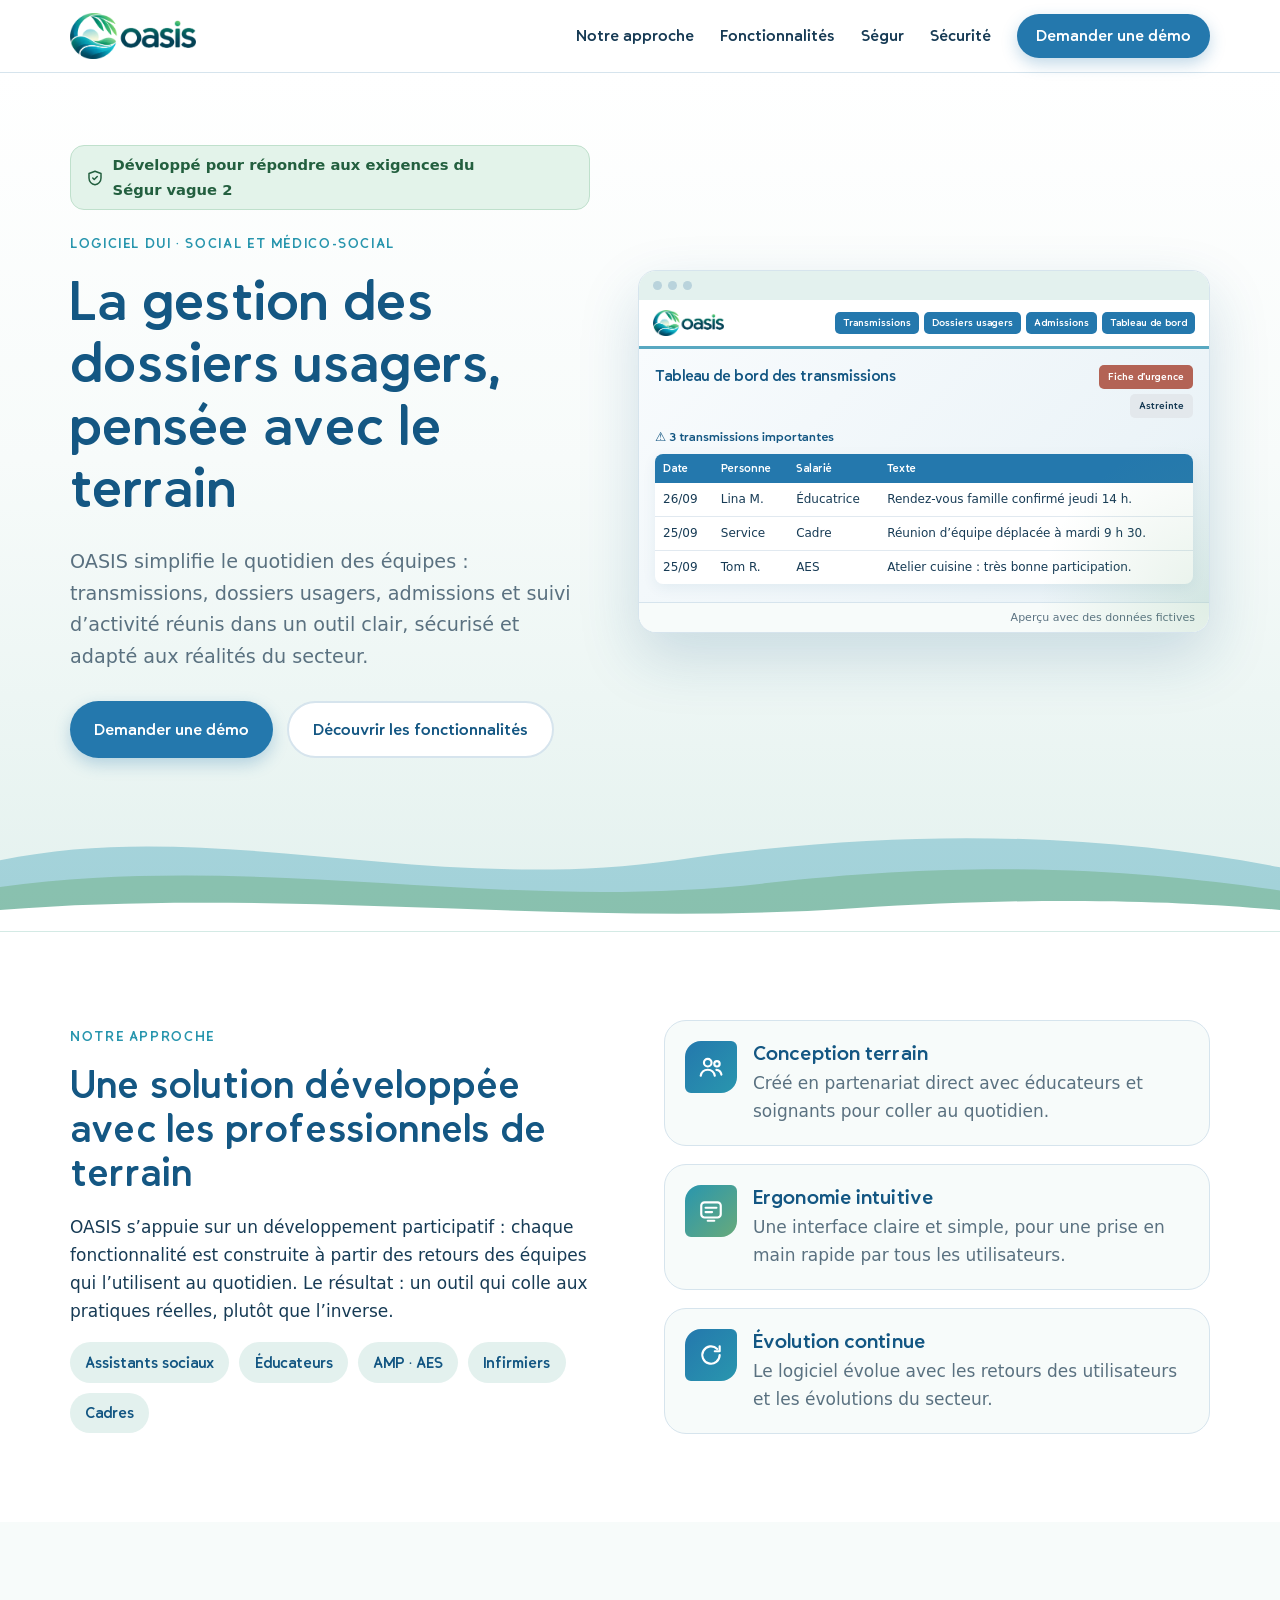
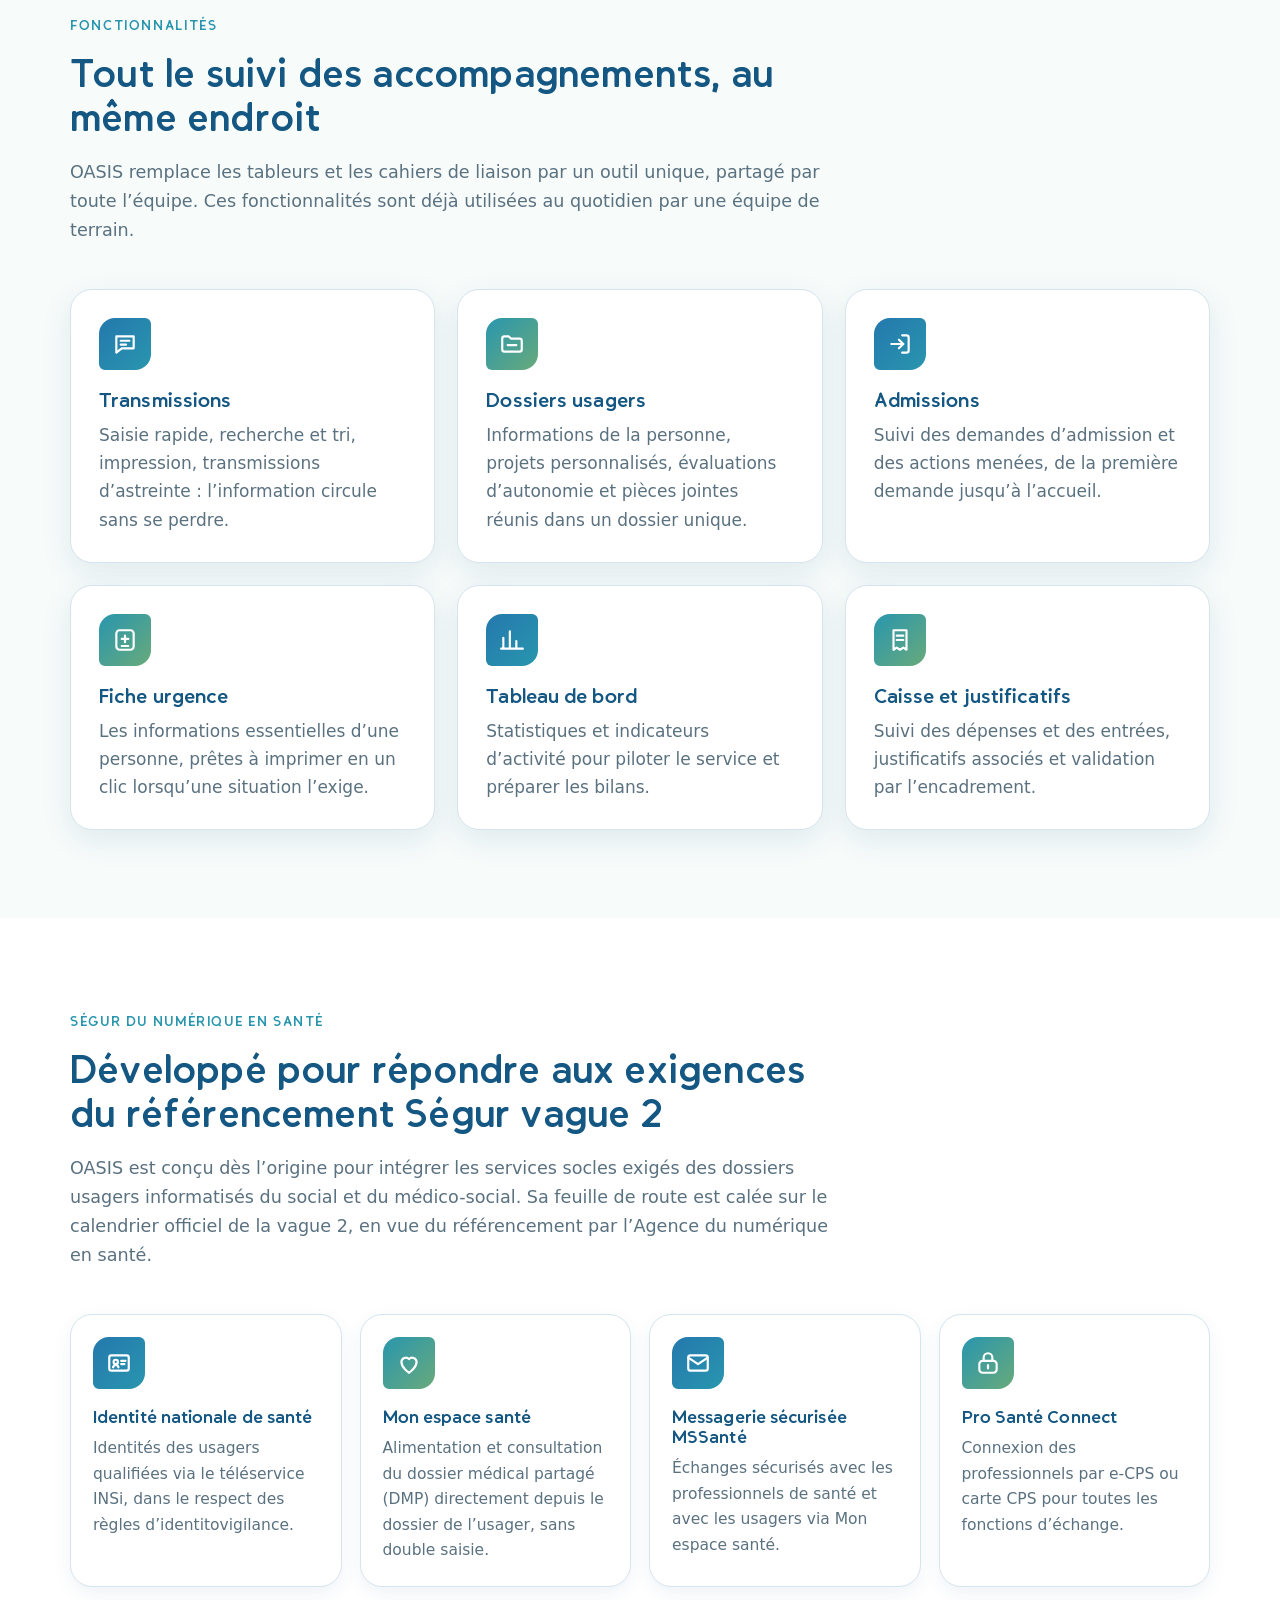
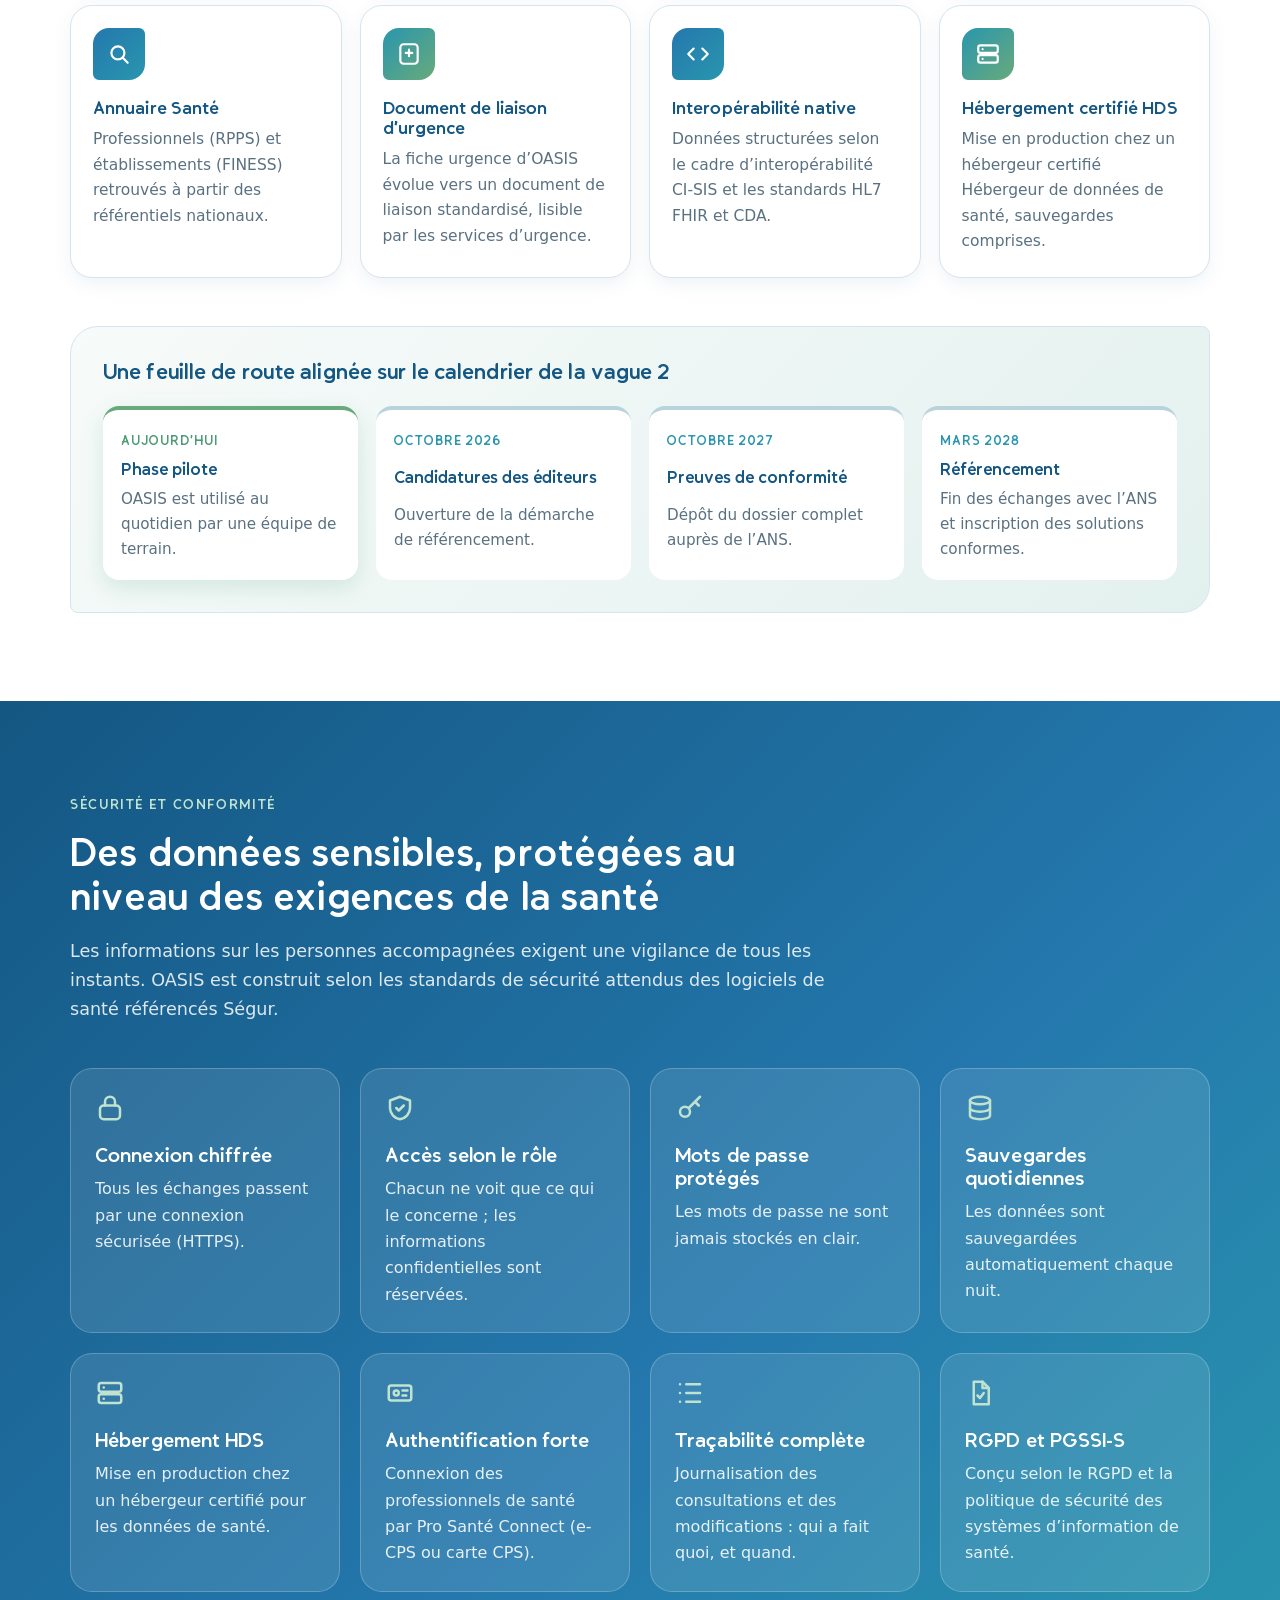
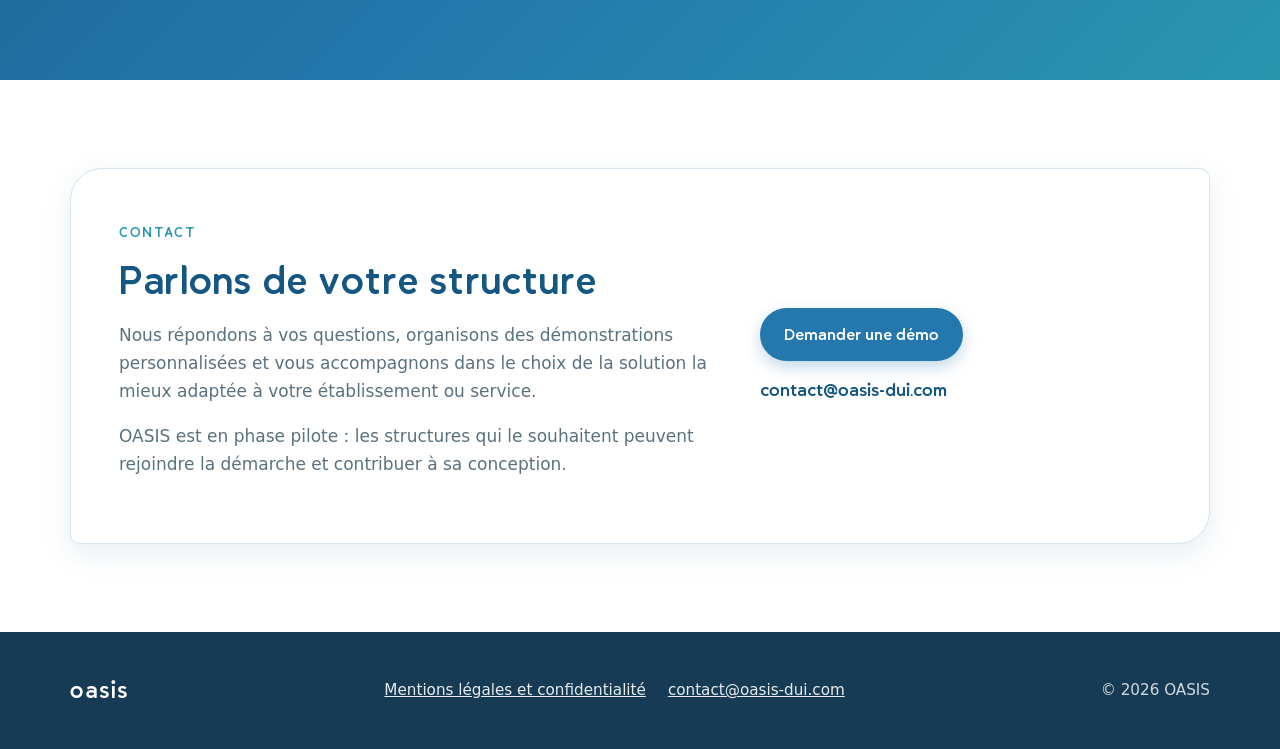
<file: index.html>
<!DOCTYPE html>
<html lang="fr">
<head>
    <meta charset="utf-8">
    <meta name="viewport" content="width=device-width, initial-scale=1">
    <title>OASIS — Logiciel DUI pour le social et le médico-social</title>
    <meta name="description" content="OASIS, logiciel de dossier usager informatisé (DUI) conçu avec les équipes de terrain du social et du médico-social, en cours de développement en vue du référencement Ségur du numérique en santé (vague 2).">
    <link rel="canonical" href="https://www.oasis-dui.com/">
    <meta property="og:title" content="OASIS — Logiciel DUI pour le social et le médico-social">
    <meta property="og:description" content="Un logiciel de dossier usager informatisé pensé avec et pour les équipes de terrain, développé en vue du référencement Ségur vague 2.">
    <meta property="og:image" content="https://www.oasis-dui.com/assets/img/logo-oasis.png">
    <meta property="og:type" content="website">
    <meta name="theme-color" content="#145783">
    <link rel="icon" type="image/png" sizes="32x32" href="assets/img/favicon-32.png">
    <link rel="apple-touch-icon" href="assets/img/apple-touch-icon.png">
    <link rel="preload" href="assets/fonts/Oasis-Bold.woff" as="font" type="font/woff" crossorigin>
    <link rel="stylesheet" href="assets/css/style.css">
</head>
<body>
<a class="lien-evitement" href="#contenu">Aller au contenu</a>

<header class="entete">
    <div class="conteneur">
        <a class="entete-logo" href="./" aria-label="OASIS, accueil">
            <img src="assets/img/logo-oasis-640.png" alt="OASIS" width="640" height="233">
        </a>
        <nav class="navigation" aria-label="Navigation principale">
            <a href="#approche">Notre approche</a>
            <a href="#fonctionnalites">Fonctionnalités</a>
            <a href="#segur">Ségur</a>
            <a href="#securite">Sécurité</a>
            <a class="bouton bouton-principal" href="#contact">Demander une démo</a>
        </nav>
    </div>
</header>

<main id="contenu">

    <!-- Héros -->
    <section class="heros">
        <div class="conteneur heros-grille">
            <div>
                <p class="statut-projet">
                    <svg viewBox="0 0 24 24" fill="none" stroke="currentColor" stroke-width="2" stroke-linecap="round" stroke-linejoin="round" aria-hidden="true"><path d="M12 3l8 3v6c0 4.5-3.4 8.2-8 9-4.6-.8-8-4.5-8-9V6z"/><path d="M9 12l2 2 4-4"/></svg>
                    Développé pour répondre aux exigences du Ségur&nbsp;vague&nbsp;2
                </p>
                <span class="surtitre">Logiciel DUI · social et médico-social</span>
                <h1>La gestion des dossiers usagers, pensée avec le terrain</h1>
                <p class="accroche">OASIS simplifie le quotidien des équipes : transmissions, dossiers usagers, admissions et suivi d’activité réunis dans un outil clair, sécurisé et adapté aux réalités du secteur.</p>
                <div class="heros-actions">
                    <a class="bouton bouton-principal" href="#contact">Demander une démo</a>
                    <a class="bouton bouton-secondaire" href="#fonctionnalites">Découvrir les fonctionnalités</a>
                </div>
            </div>
            <figure class="maquette" role="img" aria-label="Aperçu du tableau de bord des transmissions d’OASIS (données fictives)">
                <div class="maquette-barre" aria-hidden="true"><span></span><span></span><span></span></div>
                <div class="maquette-app" aria-hidden="true">
                    <div class="maquette-entete">
                        <img src="assets/img/logo-oasis-640.png" alt="" width="640" height="233">
                        <div class="maquette-menu">
                            <span>Transmissions</span><span>Dossiers usagers</span><span>Admissions</span><span>Tableau de bord</span>
                        </div>
                    </div>
                    <div class="maquette-corps">
                        <div class="maquette-titre">
                            <strong>Tableau de bord des transmissions</strong>
                            <div class="maquette-boutons">
                                <span class="maquette-urgence">Fiche d’urgence</span>
                                <span class="maquette-astreinte">Astreinte</span>
                            </div>
                        </div>
                        <p class="maquette-alerte">⚠ 3 transmissions importantes</p>
                        <table>
                            <thead><tr><th>Date</th><th>Personne</th><th class="col-salarie">Salarié</th><th>Texte</th></tr></thead>
                            <tbody>
                                <tr><td>26/09</td><td>Lina M.</td><td class="col-salarie">Éducatrice</td><td>Rendez-vous famille confirmé jeudi 14 h.</td></tr>
                                <tr><td>25/09</td><td>Service</td><td class="col-salarie">Cadre</td><td>Réunion d’équipe déplacée à mardi 9 h 30.</td></tr>
                                <tr><td>25/09</td><td>Tom R.</td><td class="col-salarie">AES</td><td>Atelier cuisine : très bonne participation.</td></tr>
                            </tbody>
                        </table>
                    </div>
                </div>
                <figcaption>Aperçu avec des données fictives</figcaption>
            </figure>
        </div>
        <svg class="vagues" viewBox="0 0 1440 150" preserveAspectRatio="none" aria-hidden="true">
            <path fill="#2996ae" fill-opacity=".35" d="M0,70 C240,20 480,110 760,70 C1020,32 1240,40 1440,78 L1440,150 L0,150 Z"/>
            <path fill="#68aa7b" fill-opacity=".45" d="M0,100 C300,60 560,130 860,96 C1120,66 1300,84 1440,104 L1440,150 L0,150 Z"/>
            <path fill="#ffffff" d="M0,126 C320,100 640,146 960,124 C1180,110 1330,116 1440,126 L1440,150 L0,150 Z"/>
        </svg>
    </section>

    <!-- Approche terrain -->
    <section class="section section-claire" id="approche">
        <div class="conteneur approche-grille">
            <div>
                <span class="surtitre">Notre approche</span>
                <h2>Une solution développée avec les professionnels de terrain</h2>
                <p>OASIS s’appuie sur un développement participatif : chaque fonctionnalité est construite à partir des retours des équipes qui l’utilisent au quotidien. Le résultat : un outil qui colle aux pratiques réelles, plutôt que l’inverse.</p>
                <ul class="metiers" aria-label="Métiers associés à la conception">
                    <li>Assistants sociaux</li>
                    <li>Éducateurs</li>
                    <li>AMP · AES</li>
                    <li>Infirmiers</li>
                    <li>Cadres</li>
                </ul>
            </div>
            <div class="valeurs">
                <div class="valeur">
                    <div class="pastille" aria-hidden="true">
                        <svg viewBox="0 0 24 24" fill="none" stroke="currentColor" stroke-width="2" stroke-linecap="round" stroke-linejoin="round"><circle cx="9" cy="8" r="3.5"/><path d="M2.5 20c.8-3.6 3.4-5.5 6.5-5.5s5.7 1.9 6.5 5.5"/><circle cx="17.5" cy="9" r="2.5"/><path d="M17 14.6c2.4.2 4 1.7 4.6 4.4"/></svg>
                    </div>
                    <div>
                        <h3>Conception terrain</h3>
                        <p>Créé en partenariat direct avec éducateurs et soignants pour coller au quotidien.</p>
                    </div>
                </div>
                <div class="valeur">
                    <div class="pastille pastille-verte" aria-hidden="true">
                        <svg viewBox="0 0 24 24" fill="none" stroke="currentColor" stroke-width="2" stroke-linecap="round" stroke-linejoin="round"><rect x="3" y="4" width="18" height="14" rx="3"/><path d="M7 9h10M7 13h6"/><path d="M9 21h6"/></svg>
                    </div>
                    <div>
                        <h3>Ergonomie intuitive</h3>
                        <p>Une interface claire et simple, pour une prise en main rapide par tous les utilisateurs.</p>
                    </div>
                </div>
                <div class="valeur">
                    <div class="pastille" aria-hidden="true">
                        <svg viewBox="0 0 24 24" fill="none" stroke="currentColor" stroke-width="2" stroke-linecap="round" stroke-linejoin="round"><path d="M20 12a8 8 0 1 1-2.3-5.6"/><path d="M20 4v4.5h-4.5"/></svg>
                    </div>
                    <div>
                        <h3>Évolution continue</h3>
                        <p>Le logiciel évolue avec les retours des utilisateurs et les évolutions du secteur.</p>
                    </div>
                </div>
            </div>
        </div>
    </section>

    <!-- Fonctionnalités -->
    <section class="section" id="fonctionnalites">
        <div class="conteneur">
            <div class="section-entete">
                <span class="surtitre">Fonctionnalités</span>
                <h2>Tout le suivi des accompagnements, au même endroit</h2>
                <p>OASIS remplace les tableurs et les cahiers de liaison par un outil unique, partagé par toute l’équipe. Ces fonctionnalités sont déjà utilisées au quotidien par une équipe de terrain.</p>
            </div>
            <div class="cartes">
                <article class="carte">
                    <div class="pastille" aria-hidden="true">
                        <svg viewBox="0 0 24 24" fill="none" stroke="currentColor" stroke-width="2" stroke-linecap="round" stroke-linejoin="round"><path d="M4 5h16v11H9l-5 4z"/><path d="M8 9h8M8 12.5h5"/></svg>
                    </div>
                    <h3>Transmissions</h3>
                    <p>Saisie rapide, recherche et tri, impression, transmissions d’astreinte : l’information circule sans se perdre.</p>
                </article>
                <article class="carte">
                    <div class="pastille pastille-verte" aria-hidden="true">
                        <svg viewBox="0 0 24 24" fill="none" stroke="currentColor" stroke-width="2" stroke-linecap="round" stroke-linejoin="round"><path d="M3 7a2 2 0 0 1 2-2h4l2 2h8a2 2 0 0 1 2 2v8a2 2 0 0 1-2 2H5a2 2 0 0 1-2-2z"/><path d="M8 13h8"/></svg>
                    </div>
                    <h3>Dossiers usagers</h3>
                    <p>Informations de la personne, projets personnalisés, évaluations d’autonomie et pièces jointes réunis dans un dossier unique.</p>
                </article>
                <article class="carte">
                    <div class="pastille" aria-hidden="true">
                        <svg viewBox="0 0 24 24" fill="none" stroke="currentColor" stroke-width="2" stroke-linecap="round" stroke-linejoin="round"><path d="M14 4h4a2 2 0 0 1 2 2v12a2 2 0 0 1-2 2h-4"/><path d="M4 12h11"/><path d="M11 8l4 4-4 4"/></svg>
                    </div>
                    <h3>Admissions</h3>
                    <p>Suivi des demandes d’admission et des actions menées, de la première demande jusqu’à l’accueil.</p>
                </article>
                <article class="carte">
                    <div class="pastille pastille-verte" aria-hidden="true">
                        <svg viewBox="0 0 24 24" fill="none" stroke="currentColor" stroke-width="2" stroke-linecap="round" stroke-linejoin="round"><rect x="4" y="3" width="16" height="18" rx="3"/><path d="M12 8v6M9 11h6"/><path d="M9 17.5h6"/></svg>
                    </div>
                    <h3>Fiche urgence</h3>
                    <p>Les informations essentielles d’une personne, prêtes à imprimer en un clic lorsqu’une situation l’exige.</p>
                </article>
                <article class="carte">
                    <div class="pastille" aria-hidden="true">
                        <svg viewBox="0 0 24 24" fill="none" stroke="currentColor" stroke-width="2" stroke-linecap="round" stroke-linejoin="round"><path d="M4 20V10M10 20V4M16 20v-7M22 20H2"/></svg>
                    </div>
                    <h3>Tableau de bord</h3>
                    <p>Statistiques et indicateurs d’activité pour piloter le service et préparer les bilans.</p>
                </article>
                <article class="carte">
                    <div class="pastille pastille-verte" aria-hidden="true">
                        <svg viewBox="0 0 24 24" fill="none" stroke="currentColor" stroke-width="2" stroke-linecap="round" stroke-linejoin="round"><path d="M6 3h12v18l-3-2-3 2-3-2-3 2z"/><path d="M9 8h6M9 12h6"/></svg>
                    </div>
                    <h3>Caisse et justificatifs</h3>
                    <p>Suivi des dépenses et des entrées, justificatifs associés et validation par l’encadrement.</p>
                </article>
            </div>
        </div>
    </section>

    <!-- Ségur -->
    <section class="section section-claire" id="segur">
        <div class="conteneur">
            <div class="section-entete">
                <span class="surtitre">Ségur du numérique en santé</span>
                <h2>Développé pour répondre aux exigences du référencement Ségur&nbsp;vague&nbsp;2</h2>
                <p>OASIS est conçu dès l’origine pour intégrer les services socles exigés des dossiers usagers informatisés du social et du médico-social. Sa feuille de route est calée sur le calendrier officiel de la vague&nbsp;2, en vue du référencement par l’Agence du numérique en santé.</p>
            </div>
            <div class="cartes cartes-quatre">
                <article class="carte carte-compacte">
                    <div class="pastille" aria-hidden="true"><svg viewBox="0 0 24 24" fill="none" stroke="currentColor" stroke-width="2" stroke-linecap="round" stroke-linejoin="round"><rect x="3" y="5" width="18" height="14" rx="2"/><circle cx="9" cy="11" r="2"/><path d="M6.5 16c.5-1.5 1.5-2.2 2.5-2.2s2 .7 2.5 2.2M14 10h4M14 13h3"/></svg></div>
                    <h3>Identité nationale de santé</h3>
                    <p>Identités des usagers qualifiées via le téléservice INSi, dans le respect des règles d’identitovigilance.</p>
                </article>
                <article class="carte carte-compacte">
                    <div class="pastille pastille-verte" aria-hidden="true"><svg viewBox="0 0 24 24" fill="none" stroke="currentColor" stroke-width="2" stroke-linecap="round" stroke-linejoin="round"><path d="M12 21s-7-4.5-7-10a4 4 0 0 1 7-2.6A4 4 0 0 1 19 11c0 5.5-7 10-7 10z"/></svg></div>
                    <h3>Mon espace santé</h3>
                    <p>Alimentation et consultation du dossier médical partagé (DMP) directement depuis le dossier de l’usager, sans double saisie.</p>
                </article>
                <article class="carte carte-compacte">
                    <div class="pastille" aria-hidden="true"><svg viewBox="0 0 24 24" fill="none" stroke="currentColor" stroke-width="2" stroke-linecap="round" stroke-linejoin="round"><rect x="3" y="5" width="18" height="14" rx="2"/><path d="M3 7l9 6 9-6"/></svg></div>
                    <h3>Messagerie sécurisée MSSanté</h3>
                    <p>Échanges sécurisés avec les professionnels de santé et avec les usagers via Mon espace santé.</p>
                </article>
                <article class="carte carte-compacte">
                    <div class="pastille pastille-verte" aria-hidden="true"><svg viewBox="0 0 24 24" fill="none" stroke="currentColor" stroke-width="2" stroke-linecap="round" stroke-linejoin="round"><rect x="4" y="10" width="16" height="11" rx="3"/><path d="M8 10V7a4 4 0 0 1 8 0v3"/><path d="M12 14v3"/></svg></div>
                    <h3>Pro Santé Connect</h3>
                    <p>Connexion des professionnels par e-CPS ou carte CPS pour toutes les fonctions d’échange.</p>
                </article>
                <article class="carte carte-compacte">
                    <div class="pastille" aria-hidden="true"><svg viewBox="0 0 24 24" fill="none" stroke="currentColor" stroke-width="2" stroke-linecap="round" stroke-linejoin="round"><circle cx="11" cy="11" r="6"/><path d="M20 20l-4.5-4.5"/></svg></div>
                    <h3>Annuaire Santé</h3>
                    <p>Professionnels (RPPS) et établissements (FINESS) retrouvés à partir des référentiels nationaux.</p>
                </article>
                <article class="carte carte-compacte">
                    <div class="pastille pastille-verte" aria-hidden="true"><svg viewBox="0 0 24 24" fill="none" stroke="currentColor" stroke-width="2" stroke-linecap="round" stroke-linejoin="round"><rect x="4" y="3" width="16" height="18" rx="3"/><path d="M12 8v6M9 11h6"/></svg></div>
                    <h3>Document de liaison d’urgence</h3>
                    <p>La fiche urgence d’OASIS évolue vers un document de liaison standardisé, lisible par les services d’urgence.</p>
                </article>
                <article class="carte carte-compacte">
                    <div class="pastille" aria-hidden="true"><svg viewBox="0 0 24 24" fill="none" stroke="currentColor" stroke-width="2" stroke-linecap="round" stroke-linejoin="round"><path d="M8 7l-5 5 5 5M16 7l5 5-5 5"/></svg></div>
                    <h3>Interopérabilité native</h3>
                    <p>Données structurées selon le cadre d’interopérabilité CI-SIS et les standards HL7 FHIR et CDA.</p>
                </article>
                <article class="carte carte-compacte">
                    <div class="pastille pastille-verte" aria-hidden="true"><svg viewBox="0 0 24 24" fill="none" stroke="currentColor" stroke-width="2" stroke-linecap="round" stroke-linejoin="round"><rect x="3" y="4" width="18" height="7" rx="2"/><rect x="3" y="13" width="18" height="7" rx="2"/><path d="M7 7.5h.01M7 16.5h.01"/></svg></div>
                    <h3>Hébergement certifié HDS</h3>
                    <p>Mise en production chez un hébergeur certifié Hébergeur de données de santé, sauvegardes comprises.</p>
                </article>
            </div>

            <div class="calendrier">
                <h3>Une feuille de route alignée sur le calendrier de la vague&nbsp;2</h3>
                <ol class="etapes">
                    <li class="etape etape-active">
                        <span class="etape-date">Aujourd’hui</span>
                        <strong>Phase pilote</strong>
                        <span>OASIS est utilisé au quotidien par une équipe de terrain.</span>
                    </li>
                    <li class="etape">
                        <span class="etape-date">Octobre 2026</span>
                        <strong>Candidatures des éditeurs</strong>
                        <span>Ouverture de la démarche de référencement.</span>
                    </li>
                    <li class="etape">
                        <span class="etape-date">Octobre 2027</span>
                        <strong>Preuves de conformité</strong>
                        <span>Dépôt du dossier complet auprès de l’ANS.</span>
                    </li>
                    <li class="etape">
                        <span class="etape-date">Mars 2028</span>
                        <strong>Référencement</strong>
                        <span>Fin des échanges avec l’ANS et inscription des solutions conformes.</span>
                    </li>
                </ol>
            </div>
        </div>
    </section>

    <!-- Sécurité -->
    <section class="section securite" id="securite">
        <div class="conteneur">
            <div class="section-entete">
                <span class="surtitre">Sécurité et conformité</span>
                <h2>Des données sensibles, protégées au niveau des exigences de la santé</h2>
                <p>Les informations sur les personnes accompagnées exigent une vigilance de tous les instants. OASIS est construit selon les standards de sécurité attendus des logiciels de santé référencés Ségur.</p>
            </div>
            <div class="garanties">
                <div class="garantie">
                    <svg viewBox="0 0 24 24" fill="none" stroke="currentColor" stroke-width="2" stroke-linecap="round" stroke-linejoin="round" aria-hidden="true"><rect x="4" y="10" width="16" height="11" rx="3"/><path d="M8 10V7a4 4 0 0 1 8 0v3"/></svg>
                    <h3>Connexion chiffrée</h3>
                    <p>Tous les échanges passent par une connexion sécurisée (HTTPS).</p>
                </div>
                <div class="garantie">
                    <svg viewBox="0 0 24 24" fill="none" stroke="currentColor" stroke-width="2" stroke-linecap="round" stroke-linejoin="round" aria-hidden="true"><path d="M12 3l8 3v6c0 4.5-3.4 8.2-8 9-4.6-.8-8-4.5-8-9V6z"/><path d="M9 12l2 2 4-4"/></svg>
                    <h3>Accès selon le rôle</h3>
                    <p>Chacun ne voit que ce qui le concerne ; les informations confidentielles sont réservées.</p>
                </div>
                <div class="garantie">
                    <svg viewBox="0 0 24 24" fill="none" stroke="currentColor" stroke-width="2" stroke-linecap="round" stroke-linejoin="round" aria-hidden="true"><circle cx="8" cy="15" r="4"/><path d="M11 12l9-9M16 7l3 3"/></svg>
                    <h3>Mots de passe protégés</h3>
                    <p>Les mots de passe ne sont jamais stockés en clair.</p>
                </div>
                <div class="garantie">
                    <svg viewBox="0 0 24 24" fill="none" stroke="currentColor" stroke-width="2" stroke-linecap="round" stroke-linejoin="round" aria-hidden="true"><ellipse cx="12" cy="6" rx="8" ry="3"/><path d="M4 6v6c0 1.7 3.6 3 8 3s8-1.3 8-3V6"/><path d="M4 12v6c0 1.7 3.6 3 8 3s8-1.3 8-3v-6"/></svg>
                    <h3>Sauvegardes quotidiennes</h3>
                    <p>Les données sont sauvegardées automatiquement chaque nuit.</p>
                </div>
                <div class="garantie">
                    <svg viewBox="0 0 24 24" fill="none" stroke="currentColor" stroke-width="2" stroke-linecap="round" stroke-linejoin="round" aria-hidden="true"><rect x="3" y="4" width="18" height="7" rx="2"/><rect x="3" y="13" width="18" height="7" rx="2"/><path d="M7 7.5h.01M7 16.5h.01"/></svg>
                    <h3>Hébergement HDS</h3>
                    <p>Mise en production chez un hébergeur certifié pour les données de santé.</p>
                </div>
                <div class="garantie">
                    <svg viewBox="0 0 24 24" fill="none" stroke="currentColor" stroke-width="2" stroke-linecap="round" stroke-linejoin="round" aria-hidden="true"><rect x="3" y="6" width="18" height="12" rx="2"/><circle cx="9" cy="12" r="2"/><path d="M14 10h4M14 14h3"/></svg>
                    <h3>Authentification forte</h3>
                    <p>Connexion des professionnels de santé par Pro Santé Connect (e-CPS ou carte CPS).</p>
                </div>
                <div class="garantie">
                    <svg viewBox="0 0 24 24" fill="none" stroke="currentColor" stroke-width="2" stroke-linecap="round" stroke-linejoin="round" aria-hidden="true"><path d="M9 5h11M9 12h11M9 19h11"/><path d="M4 5h.01M4 12h.01M4 19h.01"/></svg>
                    <h3>Traçabilité complète</h3>
                    <p>Journalisation des consultations et des modifications : qui a fait quoi, et quand.</p>
                </div>
                <div class="garantie">
                    <svg viewBox="0 0 24 24" fill="none" stroke="currentColor" stroke-width="2" stroke-linecap="round" stroke-linejoin="round" aria-hidden="true"><path d="M7 3h7l5 5v13H7z"/><path d="M14 3v5h5"/><path d="M10 14l2 2 3-4"/></svg>
                    <h3>RGPD et PGSSI-S</h3>
                    <p>Conçu selon le RGPD et la politique de sécurité des systèmes d’information de santé.</p>
                </div>
            </div>
        </div>
    </section>

    <!-- Contact -->
    <section class="section section-claire" id="contact">
        <div class="conteneur">
            <div class="contact-bloc">
                <div>
                    <span class="surtitre">Contact</span>
                    <h2>Parlons de votre structure</h2>
                    <p>Nous répondons à vos questions, organisons des démonstrations personnalisées et vous accompagnons dans le choix de la solution la mieux adaptée à votre établissement ou service.</p>
                    <p>OASIS est en phase pilote : les structures qui le souhaitent peuvent rejoindre la démarche et contribuer à sa conception.</p>
                </div>
                <div class="contact-actions">
                    <a class="bouton bouton-principal" href="mailto:contact@oasis-dui.com?subject=Demande%20de%20d%C3%A9monstration%20OASIS">Demander une démo</a>
                    <a class="adresse-courriel" href="mailto:contact@oasis-dui.com">contact@oasis-dui.com</a>
                </div>
            </div>
        </div>
    </section>

</main>

<footer class="pied">
    <div class="conteneur">
        <span class="pied-marque">oasis</span>
        <nav class="pied-liens" aria-label="Liens du pied de page">
            <a href="mentions-legales.html">Mentions légales et confidentialité</a>
            <a href="mailto:contact@oasis-dui.com">contact@oasis-dui.com</a>
        </nav>
        <span>© 2026 OASIS</span>
    </div>
</footer>

</body>
</html>
</file>
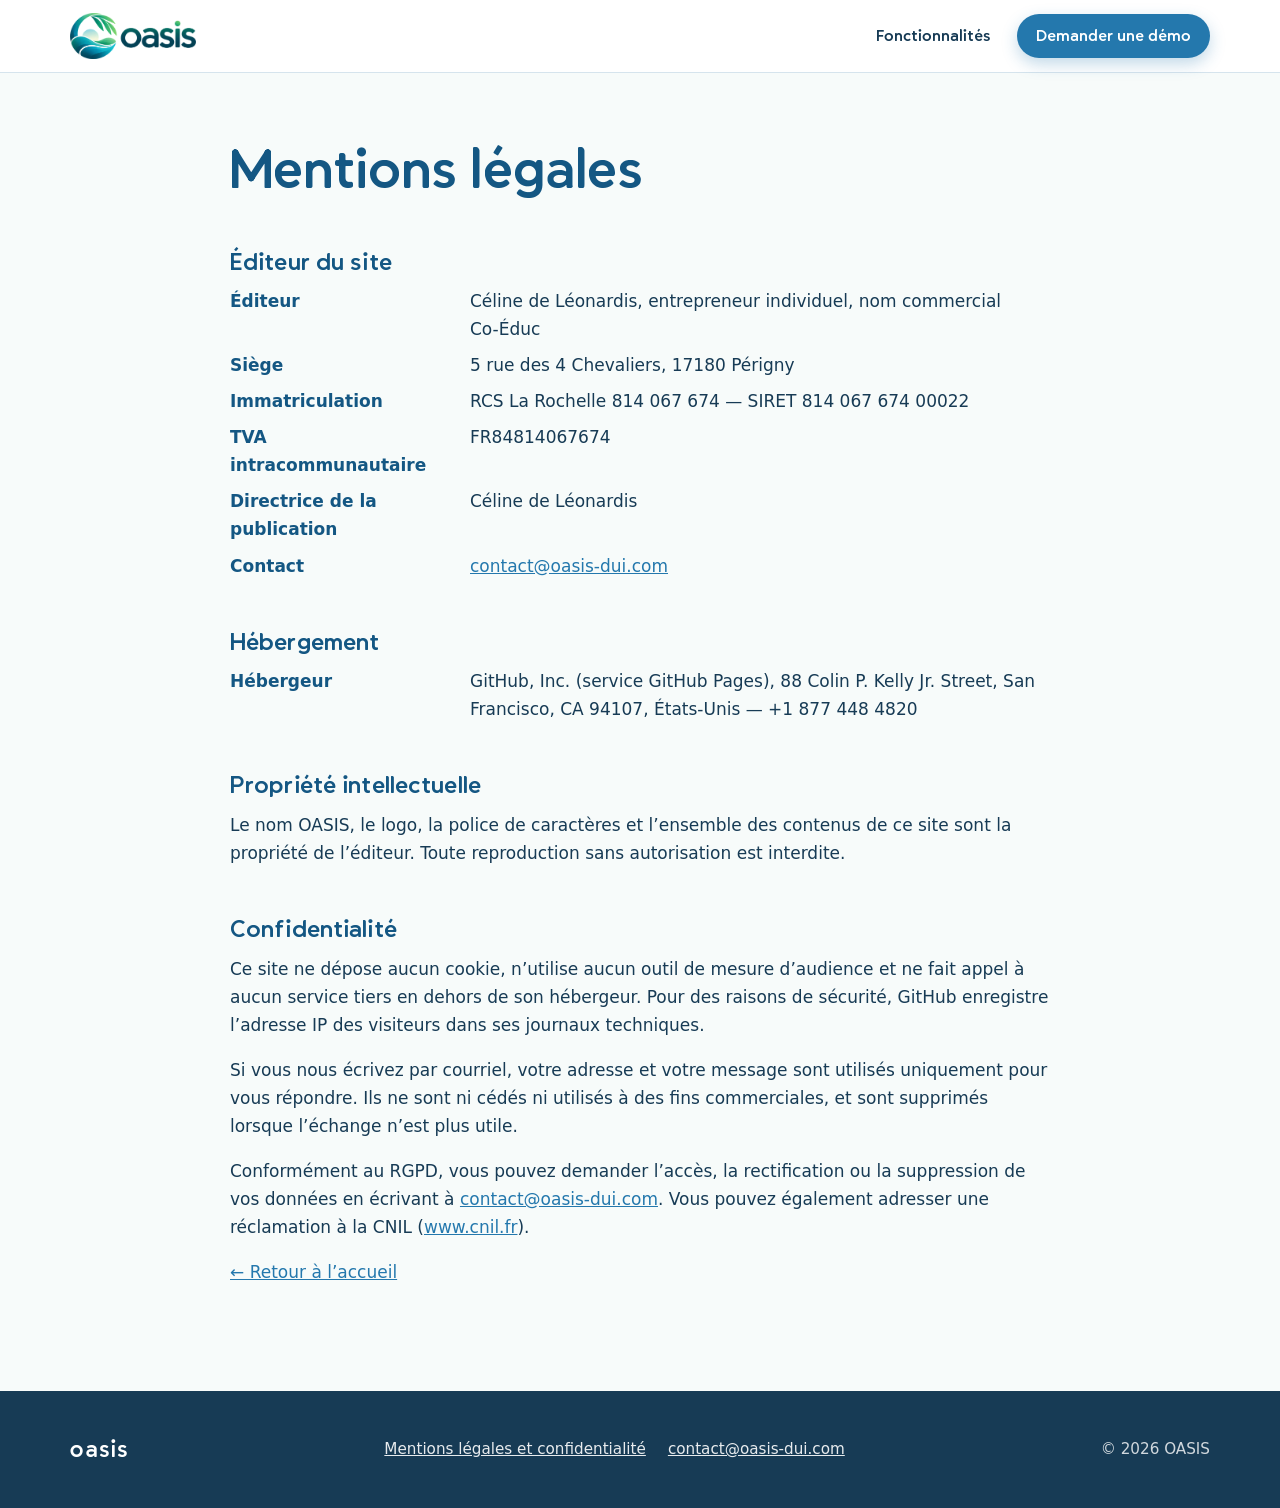
<file: mentions-legales.html>
<!DOCTYPE html>
<html lang="fr">
<head>
    <meta charset="utf-8">
    <meta name="viewport" content="width=device-width, initial-scale=1">
    <title>Mentions légales — OASIS</title>
    <meta name="description" content="Mentions légales et politique de confidentialité du site OASIS.">
    <meta name="robots" content="noindex">
    <meta name="theme-color" content="#145783">
    <link rel="icon" type="image/png" sizes="32x32" href="assets/img/favicon-32.png">
    <link rel="apple-touch-icon" href="assets/img/apple-touch-icon.png">
    <link rel="stylesheet" href="assets/css/style.css">
</head>
<body>
<a class="lien-evitement" href="#contenu">Aller au contenu</a>

<header class="entete">
    <div class="conteneur">
        <a class="entete-logo" href="./" aria-label="OASIS, accueil">
            <img src="assets/img/logo-oasis-640.png" alt="OASIS" width="640" height="233">
        </a>
        <nav class="navigation" aria-label="Navigation principale">
            <a href="./#fonctionnalites">Fonctionnalités</a>
            <a class="bouton bouton-principal" href="./#contact">Demander une démo</a>
        </nav>
    </div>
</header>

<main id="contenu" class="page-legale">
    <div class="conteneur">
        <h1>Mentions légales</h1>

        <h2>Éditeur du site</h2>
        <dl>
            <dt>Éditeur</dt>
            <dd>Céline de Léonardis, entrepreneur individuel, nom commercial Co-Éduc</dd>
            <dt>Siège</dt>
            <dd>5 rue des 4 Chevaliers, 17180 Périgny</dd>
            <dt>Immatriculation</dt>
            <dd>RCS La Rochelle 814 067 674 — SIRET 814 067 674 00022</dd>
            <dt>TVA intracommunautaire</dt>
            <dd>FR84814067674</dd>
            <dt>Directrice de la publication</dt>
            <dd>Céline de Léonardis</dd>
            <dt>Contact</dt>
            <dd><a href="mailto:contact@oasis-dui.com">contact@oasis-dui.com</a></dd>
        </dl>

        <h2>Hébergement</h2>
        <dl>
            <dt>Hébergeur</dt>
            <dd>GitHub, Inc. (service GitHub Pages), 88 Colin P. Kelly Jr. Street, San Francisco, CA 94107, États-Unis — +1 877 448 4820</dd>
        </dl>

        <h2>Propriété intellectuelle</h2>
        <p>Le nom OASIS, le logo, la police de caractères et l’ensemble des contenus de ce site sont la propriété de l’éditeur. Toute reproduction sans autorisation est interdite.</p>

        <h2>Confidentialité</h2>
        <p>Ce site ne dépose aucun cookie, n’utilise aucun outil de mesure d’audience et ne fait appel à aucun service tiers en dehors de son hébergeur. Pour des raisons de sécurité, GitHub enregistre l’adresse IP des visiteurs dans ses journaux techniques.</p>
        <p>Si vous nous écrivez par courriel, votre adresse et votre message sont utilisés uniquement pour vous répondre. Ils ne sont ni cédés ni utilisés à des fins commerciales, et sont supprimés lorsque l’échange n’est plus utile.</p>
        <p>Conformément au RGPD, vous pouvez demander l’accès, la rectification ou la suppression de vos données en écrivant à <a href="mailto:contact@oasis-dui.com">contact@oasis-dui.com</a>. Vous pouvez également adresser une réclamation à la CNIL (<a href="https://www.cnil.fr">www.cnil.fr</a>).</p>

        <p><a href="./">← Retour à l’accueil</a></p>
    </div>
</main>

<footer class="pied">
    <div class="conteneur">
        <span class="pied-marque">oasis</span>
        <nav class="pied-liens" aria-label="Liens du pied de page">
            <a href="mentions-legales.html">Mentions légales et confidentialité</a>
            <a href="mailto:contact@oasis-dui.com">contact@oasis-dui.com</a>
        </nav>
        <span>© 2026 OASIS</span>
    </div>
</footer>

</body>
</html>
</file>
<file: assets/css/style.css>
/* OASIS — site de présentation
   Identité : logo bleu/vert, police Oasis, palette apaisée (bleu pétrole, turquoise, vert doux) */

@font-face {
    font-family: "Oasis";
    src: url("../fonts/Oasis-Bold.woff") format("woff"),
         url("../fonts/Oasis-Bold.ttf") format("truetype");
    font-weight: 700;
    font-style: normal;
    font-display: swap;
}

:root {
    --petrole: #145783;
    --bleu: #2478ad;
    --turquoise: #2996ae;
    --vert: #68aa7b;
    --vert-fonce: #4c9b76;
    --encre: #173b55;
    --gris: #5a7180;
    --creme: #f7fbfa;
    --sable: #e3f1ee;
    --bord: #d6e4ed;
    --blanc: #ffffff;

    --titre: "Oasis", "Trebuchet MS", system-ui, sans-serif;
    --texte: system-ui, -apple-system, "Segoe UI", Roboto, "Helvetica Neue", Arial, sans-serif;

    --rayon: 22px;
    --ombre: 0 10px 30px rgba(20, 87, 131, .10);
    --largeur: 1140px;
}

* { box-sizing: border-box; }

html { scroll-behavior: smooth; scroll-padding-top: 84px; }

body {
    margin: 0;
    font-family: var(--texte);
    font-size: 1.0625rem;
    line-height: 1.65;
    color: var(--encre);
    background: var(--creme);
    -webkit-font-smoothing: antialiased;
}

img { max-width: 100%; height: auto; display: block; }

a { color: var(--bleu); }
a:hover { color: var(--petrole); }

h1, h2, h3 {
    font-family: var(--titre);
    font-weight: 700;
    color: var(--petrole);
    line-height: 1.15;
    margin: 0 0 .5em;
    letter-spacing: .005em;
}
h1 { font-size: clamp(2.1rem, 4.6vw, 3.4rem); }
h2 { font-size: clamp(1.7rem, 3.2vw, 2.4rem); }
h3 { font-size: 1.25rem; }

p { margin: 0 0 1em; }

.conteneur {
    width: min(var(--largeur), 100% - 32px);
    margin-inline: auto;
}

.surtitre {
    display: inline-block;
    font-family: var(--titre);
    font-size: .85rem;
    letter-spacing: .12em;
    text-transform: uppercase;
    color: var(--turquoise);
    margin-bottom: .9rem;
}

.lien-evitement {
    position: absolute;
    left: -9999px;
}
.lien-evitement:focus {
    left: 16px; top: 12px; z-index: 100;
    background: var(--blanc); padding: 8px 14px; border-radius: 8px;
}

/* ---------- Boutons ---------- */
.bouton {
    display: inline-flex;
    align-items: center;
    gap: .5em;
    padding: .85em 1.5em;
    border-radius: 999px;
    font-family: var(--titre);
    font-size: 1rem;
    text-decoration: none;
    transition: background .18s ease, transform .18s ease, box-shadow .18s ease;
}
.bouton-principal {
    background: var(--bleu);
    color: var(--blanc);
    box-shadow: 0 6px 16px rgba(36, 120, 173, .28);
}
.bouton-principal:hover { background: var(--petrole); color: var(--blanc); transform: translateY(-1px); }
.bouton-secondaire {
    background: var(--blanc);
    color: var(--petrole);
    border: 2px solid var(--bord);
}
.bouton-secondaire:hover { border-color: var(--turquoise); color: var(--petrole); }
.bouton:focus-visible { outline: 3px solid var(--turquoise); outline-offset: 3px; }

/* ---------- En-tête ---------- */
.entete {
    position: sticky;
    top: 0;
    z-index: 50;
    background: rgba(255, 255, 255, .94);
    backdrop-filter: blur(8px);
    border-bottom: 1px solid var(--bord);
}
.entete .conteneur {
    display: flex;
    align-items: center;
    justify-content: space-between;
    gap: 20px;
    min-height: 72px;
}
.entete-logo img { height: 46px; width: auto; }
.navigation { display: flex; align-items: center; gap: 26px; }
.navigation a {
    font-family: var(--titre);
    font-size: .98rem;
    color: var(--encre);
    text-decoration: none;
}
.navigation a:hover { color: var(--bleu); }
.navigation .bouton { padding: .6em 1.2em; color: var(--blanc); }

/* ---------- Héros ---------- */
.heros {
    position: relative;
    background: linear-gradient(180deg, var(--blanc) 0%, var(--creme) 45%, var(--sable) 100%);
    padding: 72px 0 0;
    overflow: hidden;
}
.heros-grille {
    display: grid;
    grid-template-columns: 1fr 1.1fr;
    align-items: center;
    gap: 48px;
}
.heros .accroche {
    font-size: 1.2rem;
    color: var(--gris);
    max-width: 34em;
}
.heros-actions { display: flex; flex-wrap: wrap; gap: 14px; margin-top: 28px; }
.vagues { display: block; width: 100%; height: auto; margin-top: 40px; }

/* Maquette de l'application (données fictives), reprend le style réel d'OASIS */
.maquette {
    position: relative;
    margin: 0;
    border-radius: 18px;
    background: var(--blanc);
    border: 1px solid var(--bord);
    box-shadow: 0 24px 60px rgba(20, 87, 131, .18);
    overflow: hidden;
    font-size: 12px;
    line-height: 1.4;
}
.maquette::before {
    content: "";
    position: absolute;
    inset: auto -30% -40% auto;
    width: 60%;
    aspect-ratio: 1;
    border-radius: 50%;
    background: radial-gradient(circle, rgba(104, 170, 123, .16), transparent 70%);
    pointer-events: none;
}
.maquette-barre { display: flex; gap: 6px; padding: 10px 14px; background: var(--sable); }
.maquette-barre span { width: 9px; height: 9px; border-radius: 50%; background: #b9d3dc; }
.maquette-entete {
    display: flex;
    align-items: center;
    justify-content: space-between;
    gap: 12px;
    padding: 10px 14px;
    border-bottom: 3px solid #58a8c1;
}
.maquette-entete img { height: 26px; width: auto; }
.maquette-menu { display: flex; gap: 5px; flex-wrap: wrap; justify-content: flex-end; }
.maquette-menu span {
    padding: 4px 8px;
    border-radius: 5px;
    background: var(--bleu);
    color: var(--blanc);
    font-family: var(--titre);
    font-size: 10px;
}
.maquette-corps { padding: 16px 16px 18px; background: linear-gradient(135deg, #f8fbfd 0%, #e7f1f6 100%); }
.maquette-titre { display: flex; align-items: flex-start; justify-content: space-between; gap: 10px; }
.maquette-titre strong { font-family: var(--titre); color: var(--petrole); font-size: 15px; }
.maquette-boutons { display: grid; gap: 5px; justify-items: end; }
.maquette-urgence, .maquette-astreinte {
    padding: 5px 9px;
    border-radius: 5px;
    font-family: var(--titre);
    font-size: 10px;
    white-space: nowrap;
}
.maquette-urgence { background: #b36355; color: var(--blanc); }
.maquette-astreinte { background: #e3e8ec; color: var(--encre); }
.maquette-alerte { margin: 10px 0 8px; font-family: var(--titre); color: var(--petrole); font-size: 12.5px; }
.maquette table {
    width: 100%;
    border-collapse: collapse;
    background: var(--blanc);
    border-radius: 8px;
    overflow: hidden;
    box-shadow: 0 4px 14px rgba(20, 87, 131, .07);
}
.maquette th {
    background: var(--bleu);
    color: var(--blanc);
    text-align: left;
    padding: 7px 8px;
    font-family: var(--titre);
    font-size: 11px;
}
.maquette td { padding: 8px; border-bottom: 1px solid #e1e9f0; vertical-align: top; color: var(--encre); }
.maquette tr:last-child td { border-bottom: 0; }
.maquette figcaption {
    padding: 7px 14px;
    font-size: 11px;
    color: var(--gris);
    background: var(--creme);
    border-top: 1px solid var(--bord);
    text-align: right;
}

/* ---------- Sections ---------- */
.section { padding: 88px 0; }
.section-claire { background: var(--blanc); }
.section-entete { max-width: 46em; margin-bottom: 44px; }
.section-entete p { color: var(--gris); font-size: 1.1rem; }

/* Approche terrain */
.approche-grille {
    display: grid;
    grid-template-columns: 1fr 1fr;
    gap: 48px;
    align-items: center;
}
.metiers { display: flex; flex-wrap: wrap; gap: 10px; list-style: none; padding: 0; margin: 0; }
.metiers li {
    padding: .5em 1em;
    border-radius: 999px;
    background: var(--sable);
    color: var(--petrole);
    font-family: var(--titre);
    font-size: .95rem;
}
.valeurs { display: grid; gap: 18px; }
.valeur {
    display: grid;
    grid-template-columns: 52px 1fr;
    gap: 16px;
    padding: 20px;
    border-radius: var(--rayon);
    background: var(--creme);
    border: 1px solid var(--bord);
}
.valeur h3 { margin-bottom: .25em; }
.valeur p { margin: 0; color: var(--gris); }

.pastille {
    display: grid;
    place-items: center;
    width: 52px;
    height: 52px;
    border-radius: 16px 6px 16px 6px;
    background: linear-gradient(135deg, var(--bleu), var(--turquoise));
    color: var(--blanc);
}
.pastille svg { width: 26px; height: 26px; }
.pastille-verte { background: linear-gradient(135deg, var(--turquoise), var(--vert)); }

/* Fonctionnalités */
.cartes {
    display: grid;
    grid-template-columns: repeat(3, 1fr);
    gap: 22px;
}
.carte {
    padding: 28px;
    border-radius: var(--rayon);
    background: var(--blanc);
    border: 1px solid var(--bord);
    box-shadow: var(--ombre);
    transition: transform .2s ease, box-shadow .2s ease;
}
.carte:hover { transform: translateY(-3px); box-shadow: 0 16px 36px rgba(20, 87, 131, .14); }
.carte .pastille { margin-bottom: 18px; }
.carte p { color: var(--gris); margin: 0; }

/* Sécurité */
.securite {
    position: relative;
    background: linear-gradient(135deg, var(--petrole) 0%, var(--bleu) 60%, var(--turquoise) 100%);
    color: var(--blanc);
}
.securite h2, .securite h3 { color: var(--blanc); }
.securite .surtitre { color: #bfe3d0; }
.securite .section-entete p { color: rgba(255, 255, 255, .85); }
.garanties {
    display: grid;
    grid-template-columns: repeat(4, 1fr);
    gap: 20px;
}
.garantie {
    padding: 24px;
    border-radius: var(--rayon);
    background: rgba(255, 255, 255, .10);
    border: 1px solid rgba(255, 255, 255, .22);
}
.garantie svg { width: 30px; height: 30px; color: #bfe3d0; margin-bottom: 12px; }
.garantie p { margin: 0; color: rgba(255, 255, 255, .88); font-size: 1rem; }

/* Bandeau Ségur du héros */
.statut-projet {
    display: inline-flex;
    align-items: center;
    gap: .55em;
    margin: 0 0 1.1rem;
    padding: .5em 1.05em;
    border-radius: 14px;
    background: #e3f3ea;
    border: 1px solid #bfe0cc;
    color: #235f3f;
    font-size: .92rem;
    font-weight: 600;
}
.statut-projet svg { width: 18px; height: 18px; flex: 0 0 18px; }

/* Section Ségur */
.cartes-quatre { grid-template-columns: repeat(4, 1fr); gap: 18px; }
.carte-compacte { padding: 22px; box-shadow: 0 6px 18px rgba(20, 87, 131, .07); }
.carte-compacte h3 { font-size: 1.1rem; }
.carte-compacte p { font-size: .97rem; }

.calendrier {
    margin-top: 48px;
    padding: 32px;
    border-radius: 28px 8px 28px 8px;
    background: linear-gradient(135deg, var(--creme), var(--sable));
    border: 1px solid var(--bord);
}
.calendrier h3 { font-size: 1.35rem; margin-bottom: 22px; }
.etapes {
    list-style: none;
    margin: 0;
    padding: 0;
    display: grid;
    grid-template-columns: repeat(4, 1fr);
    gap: 18px;
    counter-reset: etape;
}
.etape {
    position: relative;
    display: grid;
    gap: 4px;
    padding: 20px 18px 18px;
    border-radius: 16px;
    background: var(--blanc);
    border-top: 4px solid #b9d3dc;
    color: var(--gris);
    font-size: .95rem;
}
.etape strong { font-family: var(--titre); font-weight: 700; color: var(--petrole); font-size: 1.05rem; }
.etape-date { font-family: var(--titre); font-size: .8rem; letter-spacing: .08em; text-transform: uppercase; color: var(--turquoise); }
.etape-active { border-top-color: var(--vert); box-shadow: 0 8px 22px rgba(76, 155, 118, .18); }
.etape-active .etape-date { color: var(--vert-fonce); }

/* Contact */
.contact-bloc {
    display: grid;
    grid-template-columns: 1.2fr .8fr;
    gap: 40px;
    align-items: center;
    padding: 48px;
    border-radius: 32px 10px 32px 10px;
    background: var(--blanc);
    border: 1px solid var(--bord);
    box-shadow: var(--ombre);
}
.contact-bloc p { color: var(--gris); }
.contact-actions { display: grid; gap: 14px; justify-items: start; }
.contact-actions .adresse-courriel {
    font-family: var(--titre);
    font-size: 1.1rem;
    color: var(--petrole);
    text-decoration: none;
}

/* Pied de page */
.pied {
    background: var(--encre);
    color: rgba(255, 255, 255, .8);
    padding: 40px 0;
    font-size: .95rem;
}
.pied .conteneur {
    display: flex;
    flex-wrap: wrap;
    align-items: center;
    justify-content: space-between;
    gap: 20px;
}
.pied a { color: rgba(255, 255, 255, .9); }
.pied a:hover { color: var(--blanc); }
.pied-marque { font-family: var(--titre); font-size: 1.4rem; color: var(--blanc); letter-spacing: .04em; }
.pied-liens { display: flex; gap: 22px; flex-wrap: wrap; }

/* Pages légales */
.page-legale { padding: 64px 0 88px; }
.page-legale .conteneur { max-width: 820px; }
.page-legale h2 { font-size: 1.5rem; margin-top: 2em; }
.page-legale dl { display: grid; grid-template-columns: 220px 1fr; gap: 8px 20px; margin: 0; }
.page-legale dt { font-weight: 600; color: var(--petrole); }
.page-legale dd { margin: 0; }
.a-completer {
    background: #fff2c4;
    border-radius: 4px;
    padding: 0 .3em;
}

/* ---------- Adaptation écrans ---------- */
@media (max-width: 960px) {
    .cartes { grid-template-columns: repeat(2, 1fr); }
    .garanties, .cartes-quatre, .etapes { grid-template-columns: repeat(2, 1fr); }
}

@media (max-width: 760px) {
    .navigation a:not(.bouton) { display: none; }
    .entete-logo img { height: 38px; }
    .heros { padding-top: 44px; }
    .heros-grille, .approche-grille, .contact-bloc { grid-template-columns: 1fr; }
    .maquette-menu span:nth-child(n+3), .col-salarie { display: none; }
    .section { padding: 64px 0; }
    .cartes, .garanties, .cartes-quatre, .etapes { grid-template-columns: 1fr; }
    .calendrier { padding: 22px 18px; }
    .statut-projet { font-size: .85rem; border-radius: 14px; }
    .contact-bloc { padding: 28px 22px; }
    .page-legale dl { grid-template-columns: 1fr; }
    .page-legale dt { margin-top: 10px; }
}

@media (prefers-reduced-motion: reduce) {
    html { scroll-behavior: auto; }
    * { transition: none !important; }
}
</file>
